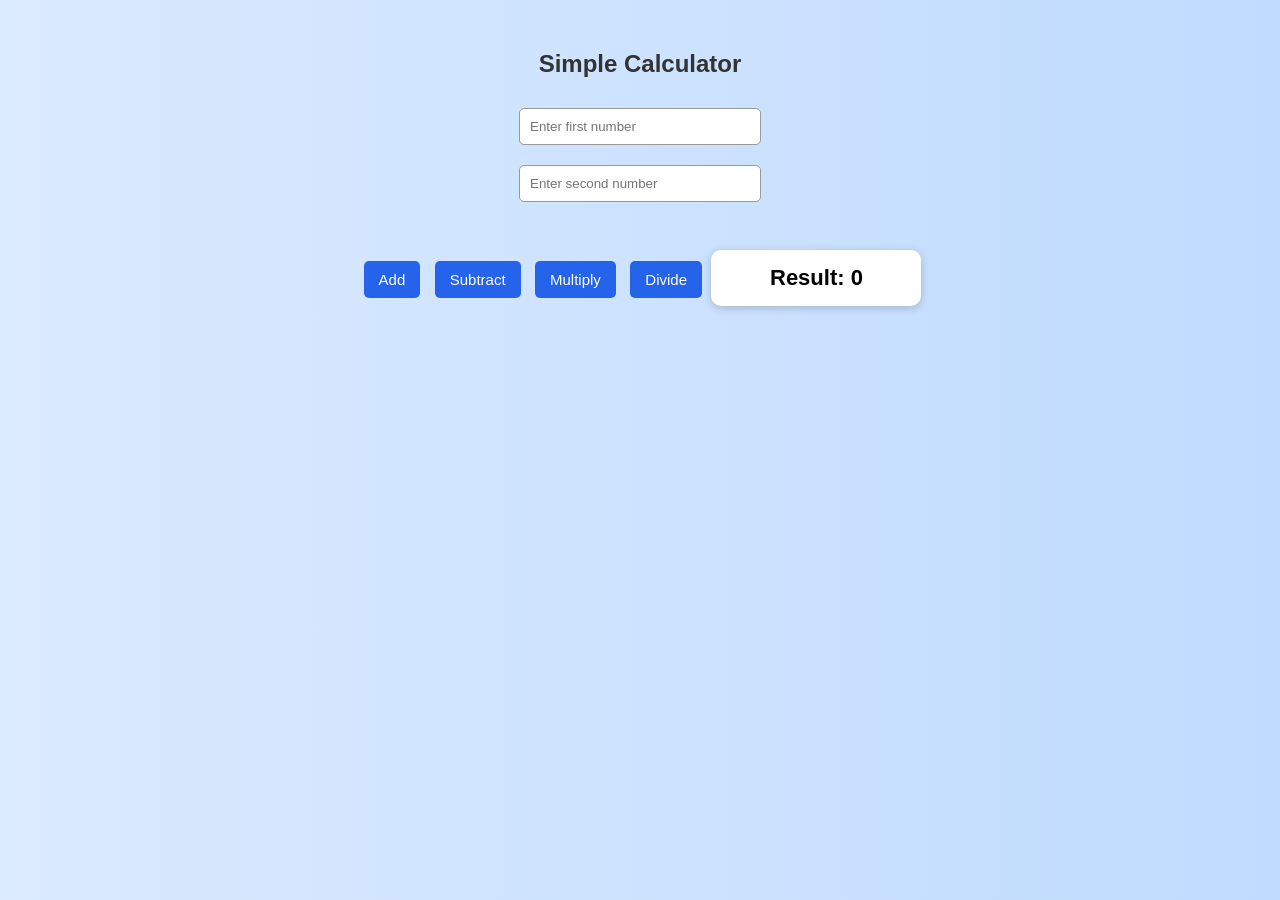
<file: Calculator/index.html>
<!DOCTYPE html>
<html lang="en">
<head>
  <meta charset="UTF-8">
  <meta name="viewport" content="width=device-width, initial-scale=1.0">
  <title>Simple Calculator</title>

  <link rel="stylesheet" href="style.css">
</head>

<body>

  <h2>Simple Calculator</h2>

  <input type="number" id="num1" placeholder="Enter first number">
  <br>

  <input type="number" id="num2" placeholder="Enter second number">
  <br><br>

  <button onclick="calculate('+')">Add</button>
  <button onclick="calculate('-')">Subtract</button>
  <button onclick="calculate('*')">Multiply</button>
  <button onclick="calculate('/')">Divide</button>

  <div id="resultBox">
    Result: <span id="result">0</span>
  </div>

  <script src="script.js"></script>

</body>
</html>
</file>
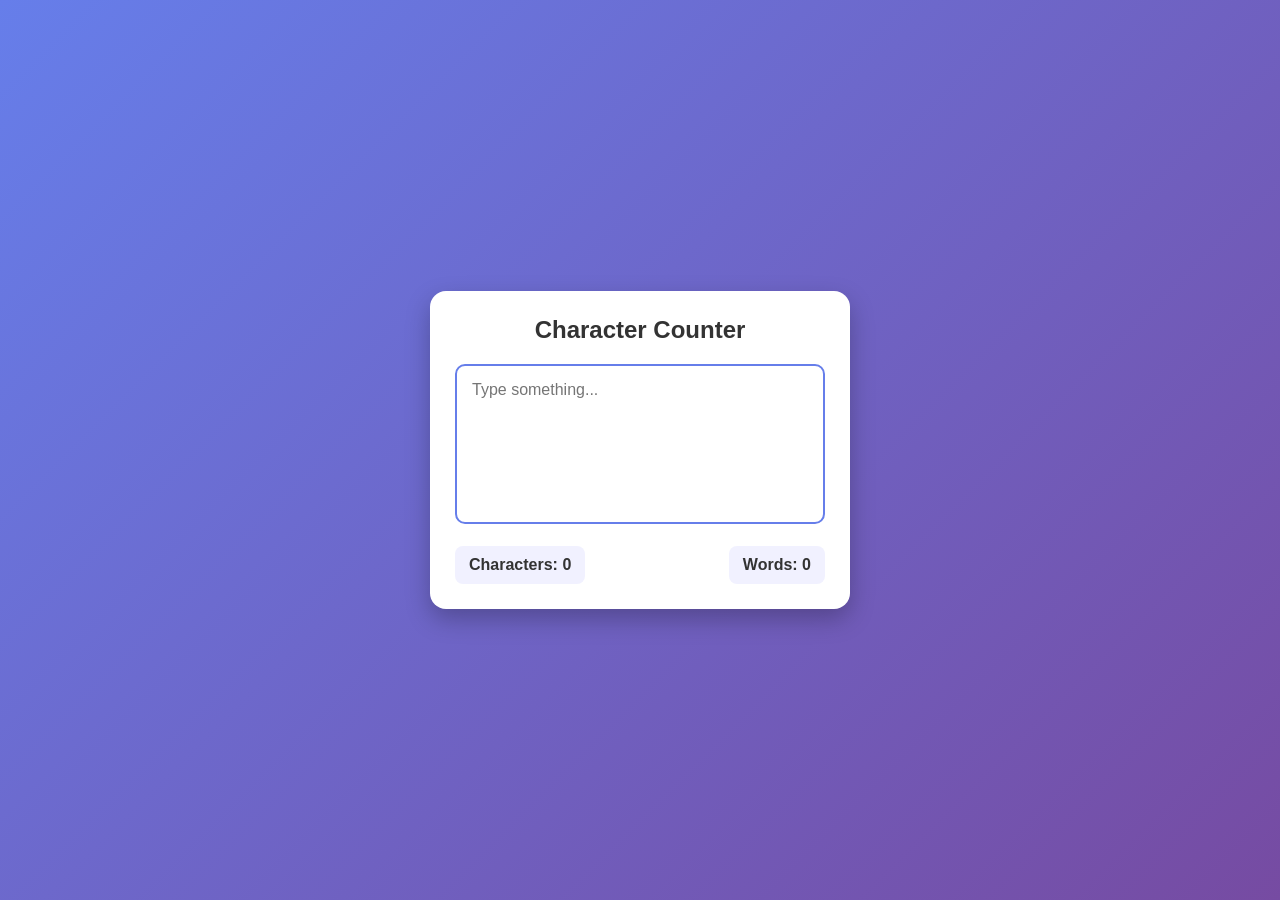
<file: Character-Counter/index.html>
<!DOCTYPE html>
<html lang="en">
<head>
    <meta charset="UTF-8">
    <meta name="viewport" content="width=device-width, initial-scale=1.0">
    <title>Character Counter</title>
    <link rel="stylesheet" href="style.css">
</head>
<body>

    <div class="container">
        <h2>Character Counter</h2>

        <textarea id="textInput" placeholder="Type something..."></textarea>

        <div class="count-box">
            <p>Characters: <span id="charCount">0</span></p>
            <p>Words: <span id="wordCount">0</span></p>
        </div>
    </div>

    <script src="script.js"></script>
</body>
</html>
</file>
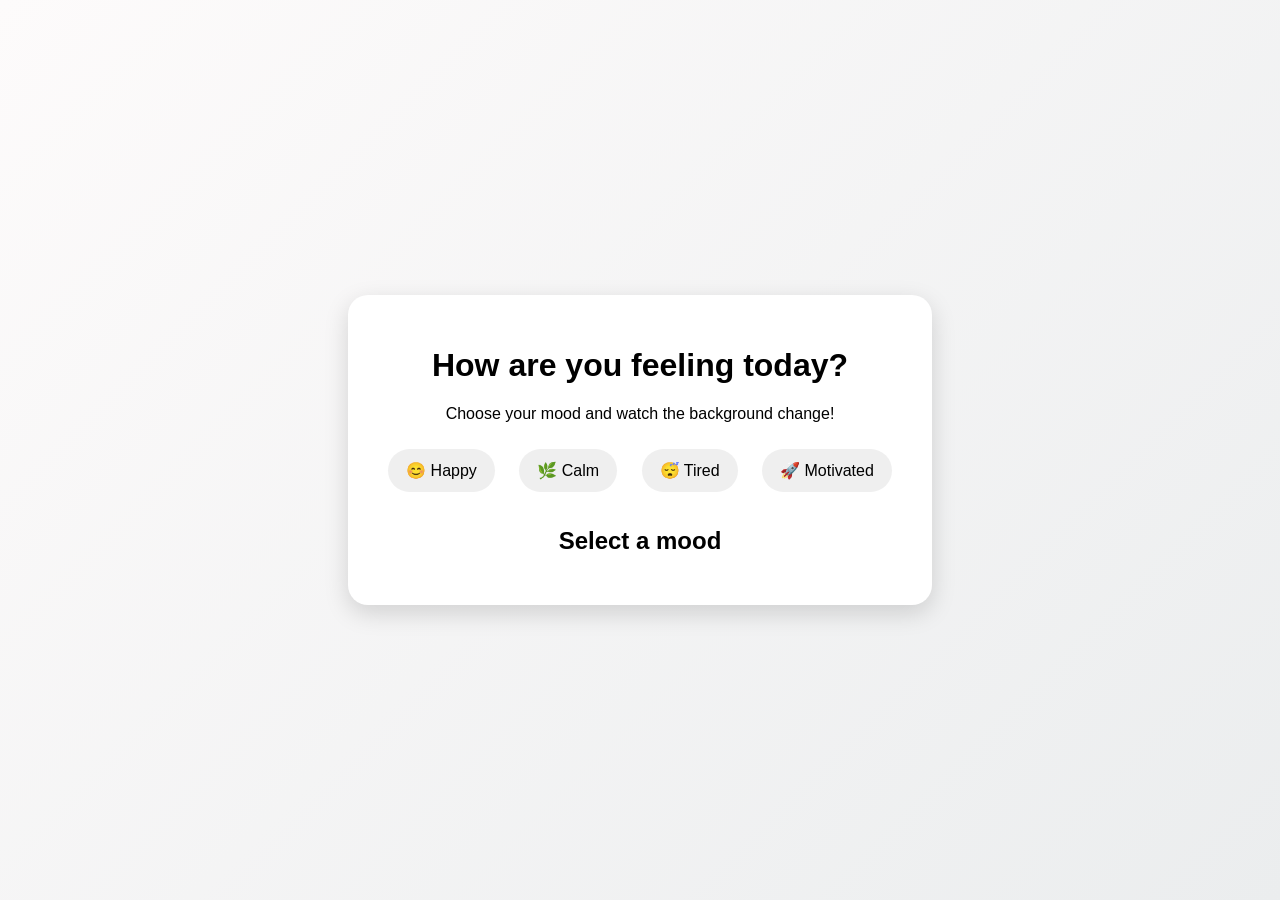
<file: color-by-mood/index.html>
<!DOCTYPE html>
<html>
<head>
  <title>Mood Background Changer</title>
  <link rel="stylesheet" href="style.css">
</head>
<body>

  <div class="card">
    <h1>How are you feeling today?</h1>
    <p>Choose your mood and watch the background change!</p>

    <button onclick="changeMood('happy')">😊 Happy</button>
    <button onclick="changeMood('calm')">🌿 Calm</button>
    <button onclick="changeMood('tired')">😴 Tired</button>
    <button onclick="changeMood('motivated')">🚀 Motivated</button>

    <h2 id="message">Select a mood</h2>
  </div>

  <script src="script.js"></script>
</body>
</html>
</file>
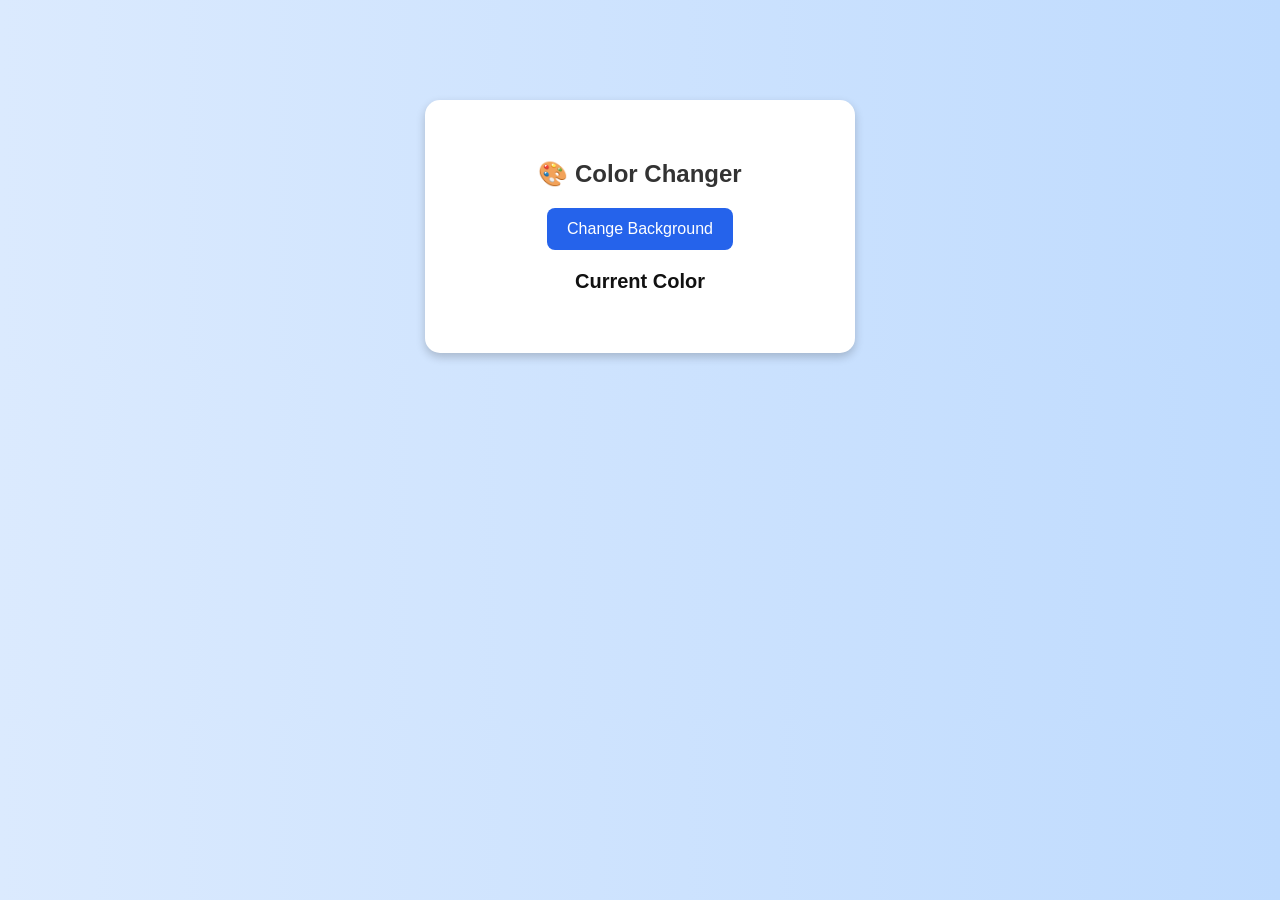
<file: color-changer/index.html>
<!DOCTYPE html>
<html>

<head>
  <title>Color Changer</title>

  <style>
    body {
      font-family: Arial, sans-serif;
      text-align: center;
      margin-top: 100px;
      transition: background 0.5s ease;
      background: linear-gradient(to right, #dbeafe, #bfdbfe);
    }

    .container {
      background-color: white;
      width: 350px;
      margin: auto;
      padding: 40px;
      border-radius: 15px;
      box-shadow: 0 4px 10px rgba(0,0,0,0.2);
    }

    h2 {
      color: #333;
      margin-bottom: 20px;
    }

    button {
      padding: 12px 20px;
      border: none;
      border-radius: 8px;
      background-color: #2563eb;
      color: white;
      font-size: 16px;
      cursor: pointer;
      transition: 0.3s;
    }

    button:hover {
      background-color: #1d4ed8;
      transform: scale(1.05);
    }

    #colorName {
      margin-top: 20px;
      font-size: 20px;
      font-weight: bold;
      color: #111;
    }
  </style>
</head>

<body>

  <div class="container">

    <h2>🎨 Color Changer</h2>

    <button onclick="changeColor()">
      Change Background
    </button>

    <p id="colorName">Current Color</p>

  </div>

  <script>

    const colors = [
      "#FFB6C1",
      "#FFD700",
      "#90EE90",
      "#87CEFA",
      "#DDA0DD",
      "#FFA07A",
      "#20B2AA"
    ];

    function changeColor() {

      let randomColor =
        colors[Math.floor(Math.random() * colors.length)];

      document.body.style.background = randomColor;

      document.getElementById("colorName").innerText =
        "Current Color: " + randomColor;
    }

  </script>

</body>

</html>
</file>
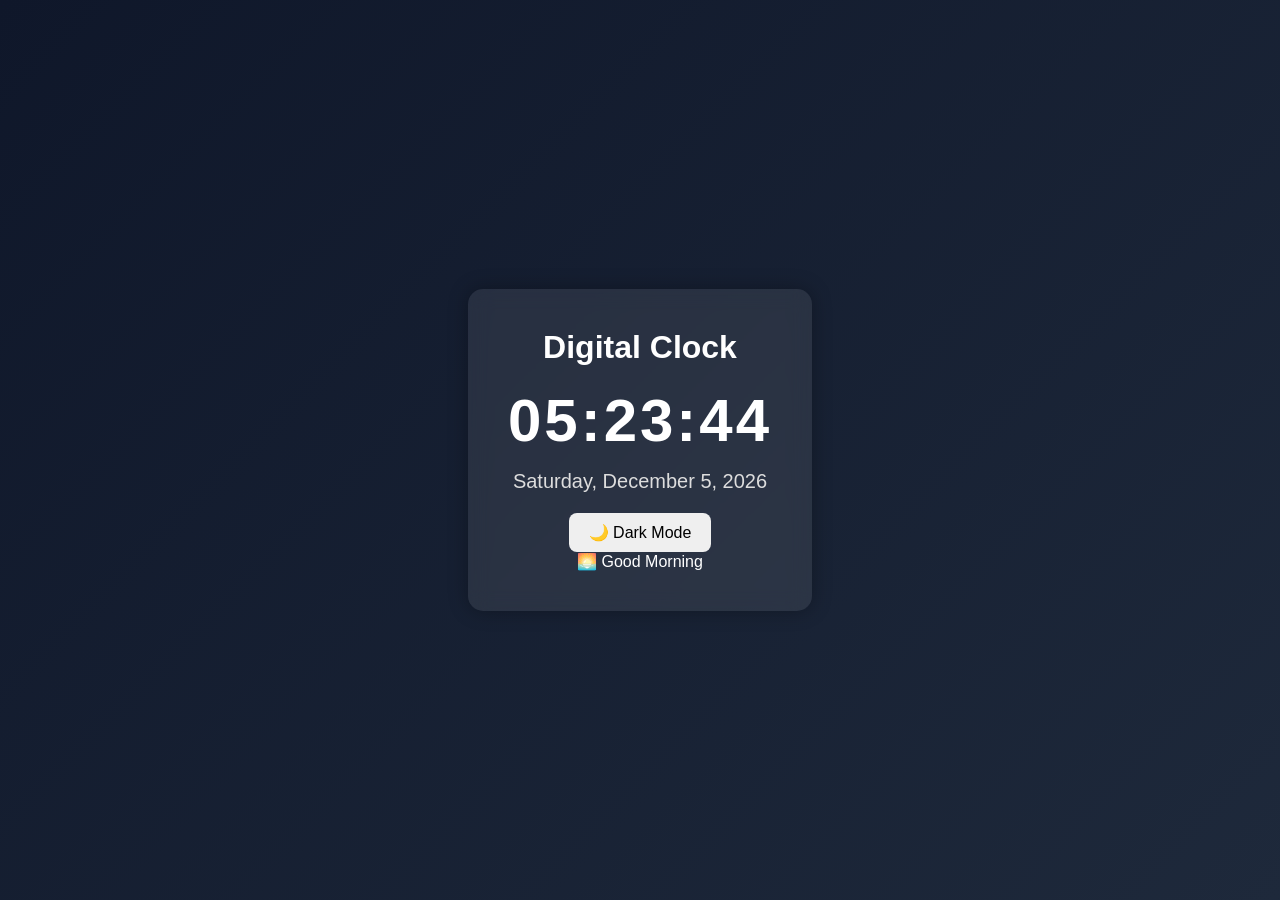
<file: Digital-clock/index.html>
<!DOCTYPE html>
<html lang="en">
<head>
    <meta charset="UTF-8">
    <meta name="viewport" content="width=device-width, initial-scale=1.0">
    <title>Digital Clock</title>
    <link rel="stylesheet" href="style.css">
</head>
<body>

    <div class="clock-container">
        <h1>Digital Clock</h1>
        <div id="clock">00:00:00</div>
        <p id="date"></p>
        <button id="themeBtn">🌙 Dark Mode</button>
        <p id="greeting"></p>
    </div>

    <script src="script.js"></script>

</body>
</html>
</file>
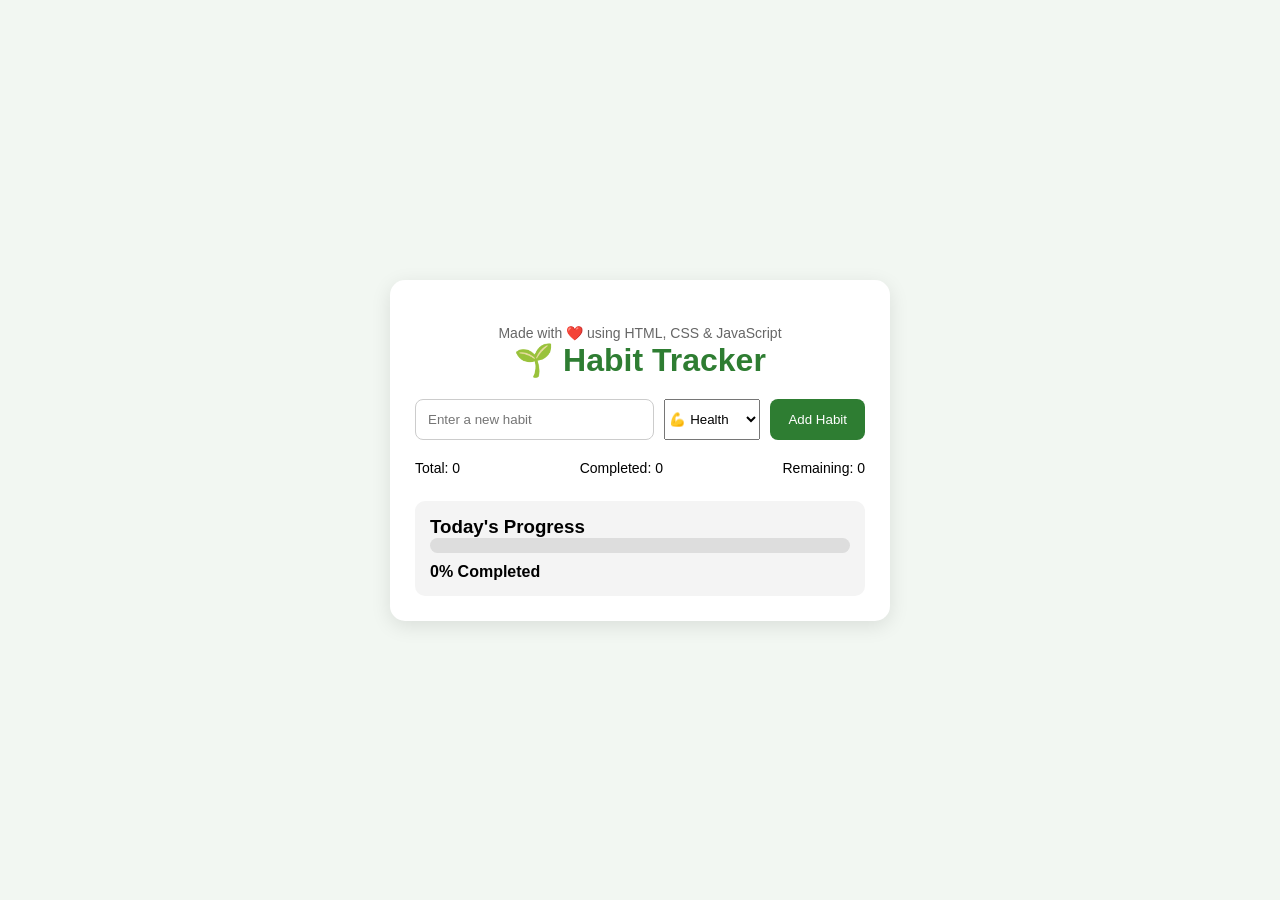
<file: Habit-Tracker/index.html>
<!DOCTYPE html>
<html lang="en">
<head>
    <meta charset="UTF-8">
    <meta name="viewport" content="width=device-width, initial-scale=1.0">
    <title>Habit Tracker</title>
    <link rel="stylesheet" href="style.css">
</head>
<body>

<div class="container">

    <footer class="footer">
    Made with ❤️ using HTML, CSS & JavaScript
    </footer>

    <h1>🌱 Habit Tracker</h1>

    <div class="input-box">
        <input type="text" id="habitInput" placeholder="Enter a new habit">

<select id="categoryInput">
    <option value="Health">💪 Health</option>
    <option value="Learning">📚 Learning</option>
    <option value="Career">💼 Career</option>
    <option value="Personal">🧘 Personal</option>
</select>


<button id="addBtn">Add Habit</button>
    </div>
    

    <div class="stats">
        <p>Total: <span id="total">0</span></p>
        <p>Completed: <span id="completed">0</span></p>
        <p>Remaining: <span id="remaining">0</span></p>
        
    </div>
    <div class="progress-container">
    <h3>Today's Progress</h3>
    <div class="progress-bar">
        <div id="progress"></div>
    </div>
    <p id="progress-text">0% Completed</p>
</div>

    <ul id="habitList"></ul>

</div>

<script src="script.js"></script>
</body>
</html>
</file>
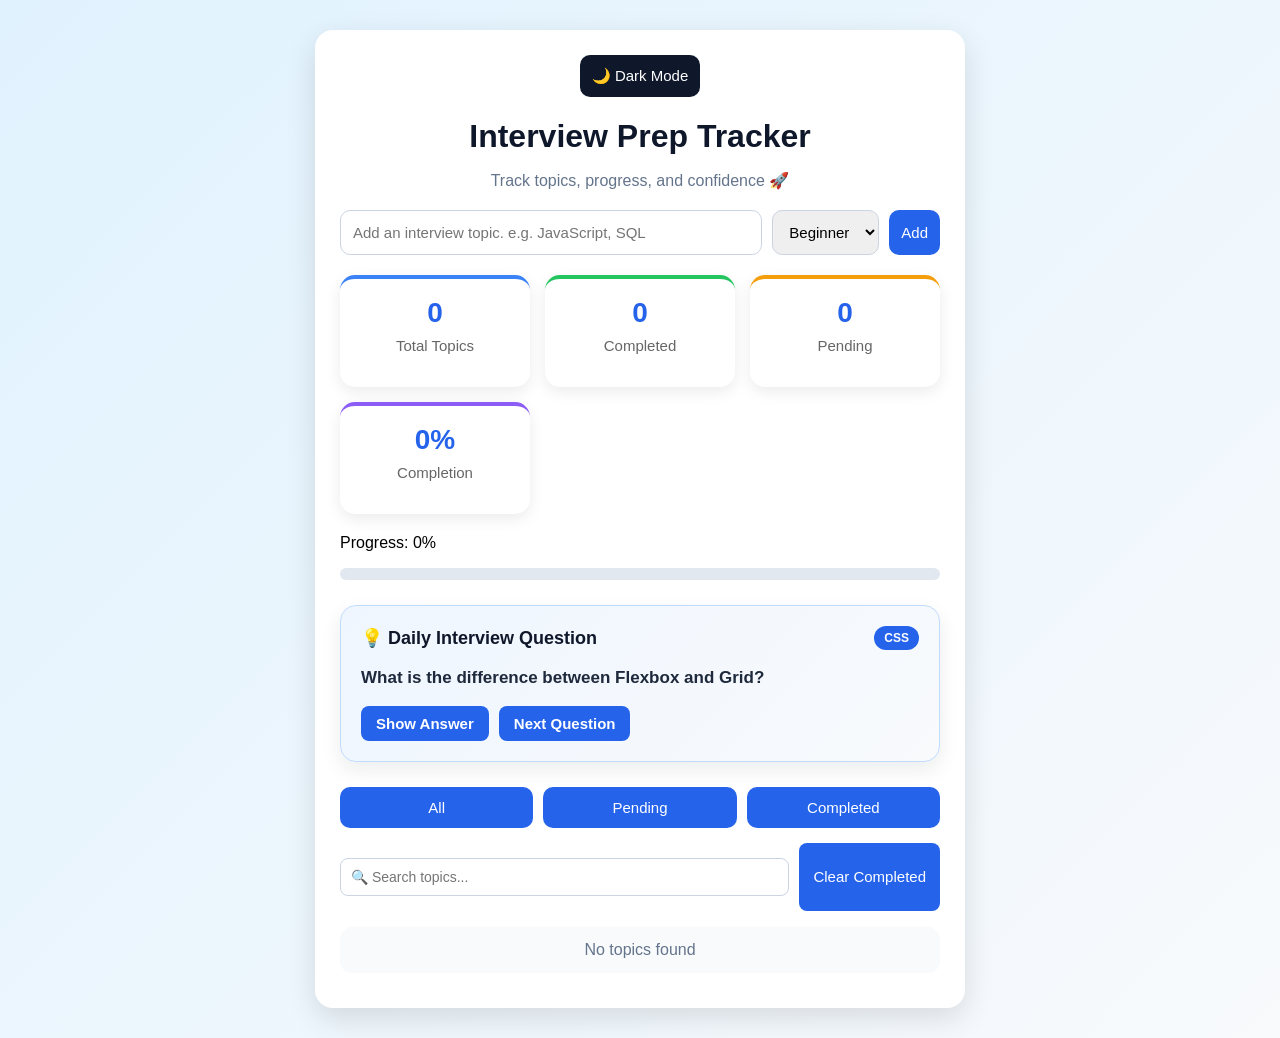
<file: Interview-Prep-Tracker/index.html>
<!DOCTYPE html>
<html lang="en">
<head>
  <meta charset="UTF-8" />
  <meta name="viewport" content="width=device-width, initial-scale=1.0" />
  <title>Interview Prep Tracker</title>
  <link rel="stylesheet" href="style.css" />
</head>

<body>
  <div class="container">
    <button class="theme-btn" onclick="toggleDarkMode()">
      🌙 Dark Mode
    </button>

    <h1>Interview Prep Tracker</h1>
    <p class="subtitle">Track topics, progress, and confidence 🚀</p>

    <div class="input-box">
      <input
        type="text"
        id="topicInput"
        placeholder="Add an interview topic. e.g. JavaScript, SQL"
      />

      <select id="levelInput">
        <option value="Beginner">Beginner</option>
        <option value="Medium">Medium</option>
        <option value="Strong">Strong</option>
      </select>

      <button onclick="addTopic()">Add</button>
    </div>

    <div class="stats-container">
      <div class="stat-card">
        <h3 id="totalTopics">0</h3>
        <p>Total Topics</p>
      </div>

      <div class="stat-card">
        <h3 id="completedTopics">0</h3>
        <p>Completed</p>
      </div>

      <div class="stat-card">
        <h3 id="pendingTopics">0</h3>
        <p>Pending</p>
      </div>

      <div class="stat-card">
        <h3 id="completionRate">0%</h3>
        <p>Completion</p>
      </div>
    </div>

    <div class="progress-box">
      <p id="progressText">Progress: 0%</p>

      <div class="progress-bar">
        <div id="progressFill"></div>
      </div>
    </div>

    <section class="question-card">
      <div class="question-header">
        <span>💡 Daily Interview Question</span>
        <span id="questionCategory" class="question-category"></span>
      </div>

      <p id="dailyQuestion" class="daily-question"></p>

      <div id="dailyAnswer" class="daily-answer hidden"></div>

      <div class="question-buttons">
        <button id="showAnswerBtn" onclick="toggleAnswer()">
          Show Answer
        </button>

        <button onclick="showNextQuestion()">
          Next Question
        </button>
      </div>
    </section>

    <div class="filters">
      <button onclick="filterTopics('all')">All</button>
      <button onclick="filterTopics('pending')">Pending</button>
      <button onclick="filterTopics('completed')">Completed</button>
    </div>

    <div class="search-section">
      <input
        type="text"
        id="searchInput"
        placeholder="🔍 Search topics..."
        oninput="displayTopics()"
      />

      <button
        id="clearCompletedBtn"
        onclick="clearCompletedTopics()"
      >
        Clear Completed
      </button>
    </div>

    <ul id="topicList"></ul>
  </div>

  <script src="script.js"></script>
</body>
</html>
</file>
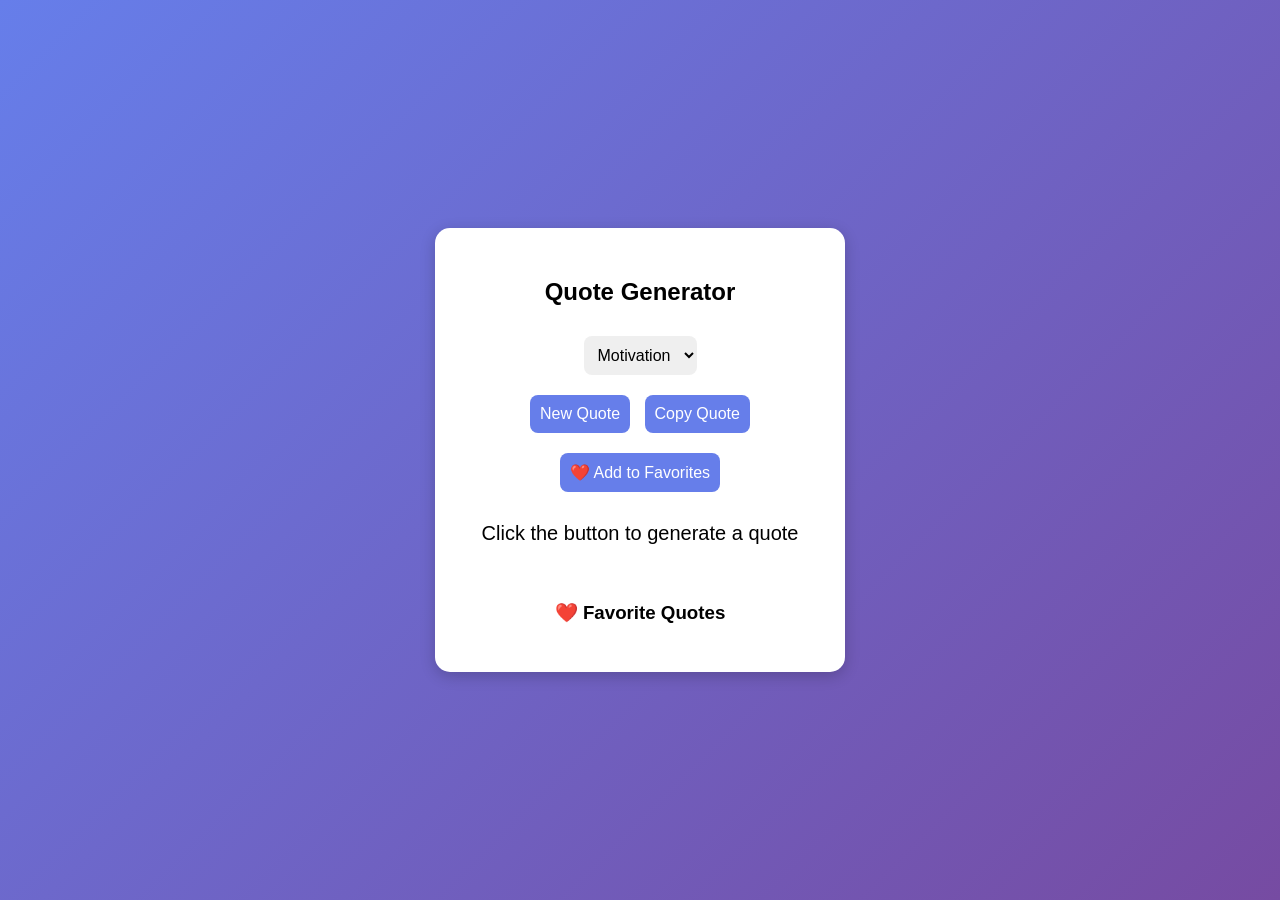
<file: Quote-Generator/index.html>
<!DOCTYPE html>
<html lang="en">
<head>
  <meta charset="UTF-8">
  <meta name="viewport" content="width=device-width, initial-scale=1.0">
  <title>Quote Generator</title>

  <style>
    body{
      margin:0;
      height:100vh;
      display:flex;
      justify-content:center;
      align-items:center;
      font-family:Arial, sans-serif;
      background:linear-gradient(135deg,#667eea,#764ba2);
    }

    .container{
      background:white;
      padding:30px;
      border-radius:15px;
      width:350px;
      text-align:center;
      box-shadow:0 4px 15px rgba(0,0,0,0.2);
    }

    h2{
      margin-bottom:20px;
    }

    #quote{
      font-size:20px;
      margin:20px 0;
      min-height:60px;
    }

    select, button{
      padding:10px;
      margin:10px 5px;
      border:none;
      border-radius:8px;
      font-size:16px;
    }

    button{
      background:#667eea;
      color:white;
      cursor:pointer;
    }

    button:hover{
      background:#5a67d8;
    }
    .fade {
  animation: fadeIn 0.5s ease;
}

@keyframes fadeIn {
  from {
    opacity: 0;
    transform: translateY(5px);
  }

  to {
    opacity: 1;
    transform: translateY(0);
  }
}
  </style>
</head>

<body>

  <div class="container">

  <h2>Quote Generator</h2>

  <select id="category">
    <option value="motivation">Motivation</option>
    <option value="success">Success</option>
    <option value="coding">Coding</option>
    <option value="life">Life</option>
    <option value="funny">Funny</option>
  </select>

  <br>

  <button onclick="generateQuote()">New Quote</button>
  <button onclick="copyQuote()">Copy Quote</button>
  <button onclick="addToFavorites()">❤️ Add to Favorites</button>

  <p id="quote">Click the button to generate a quote</p>

  <div class="favorites-section">
    <h3>❤️ Favorite Quotes</h3>
    <ul id="favoritesList"></ul>
  </div>

</div>

  <script>

    const quotes = {
      motivation: [
        "Believe in yourself",
        "Keep going",
        "You can do it",
        "You are the Best",
        "dream big,work hard",
        "You are Consistant"
      ],

      success: [
        "Success is coming",
        "Stay consistent",
        "Dream big",
        "If you can dream it, You can Make it",
        "If  others can do it, Why cant you!",
        "Your Life,Your Rules",
        "Having small Dreams is Crime"
      ],

      coding: [
        "Code. Debug. Repeat.",
        "Practice makes perfect",
        "Every bug teaches something",
        "I love Coding",
        "Coffee + Code = Developer",
        "Programming is 10% coding and 90% fixing bugs.",
        "Life is short. Use semicolons wisely."
      ],
      life: [
     "Enjoy the little things in life.",
     "Life becomes better when you stop overthinking.",
     "Every day is a new beginning.",
     "Be happy with what you have.",
      "Life is short, make it meaningful."
      ],

     funny: [
     "I need six months of vacation, twice a year.",
     "My bed and I are perfect for each other.",
     "I am not lazy, I am on energy-saving mode.",
     "Life is short. Smile while you still have teeth.",
     "Coding works until someone watches."
     ]
    };

    function generateQuote(){

      let category =
      document.getElementById("category").value;

      let selectedQuotes = quotes[category];

      let random =
      Math.floor(Math.random() * selectedQuotes.length);

      document.getElementById("quote").innerText =
      selectedQuotes[random];
    }
    function copyQuote() {
    let quote = document.getElementById("quote").innerText;

    navigator.clipboard.writeText(quote);

    alert("Quote copied!");
    }
  </script>

</body>
</html>
</file>
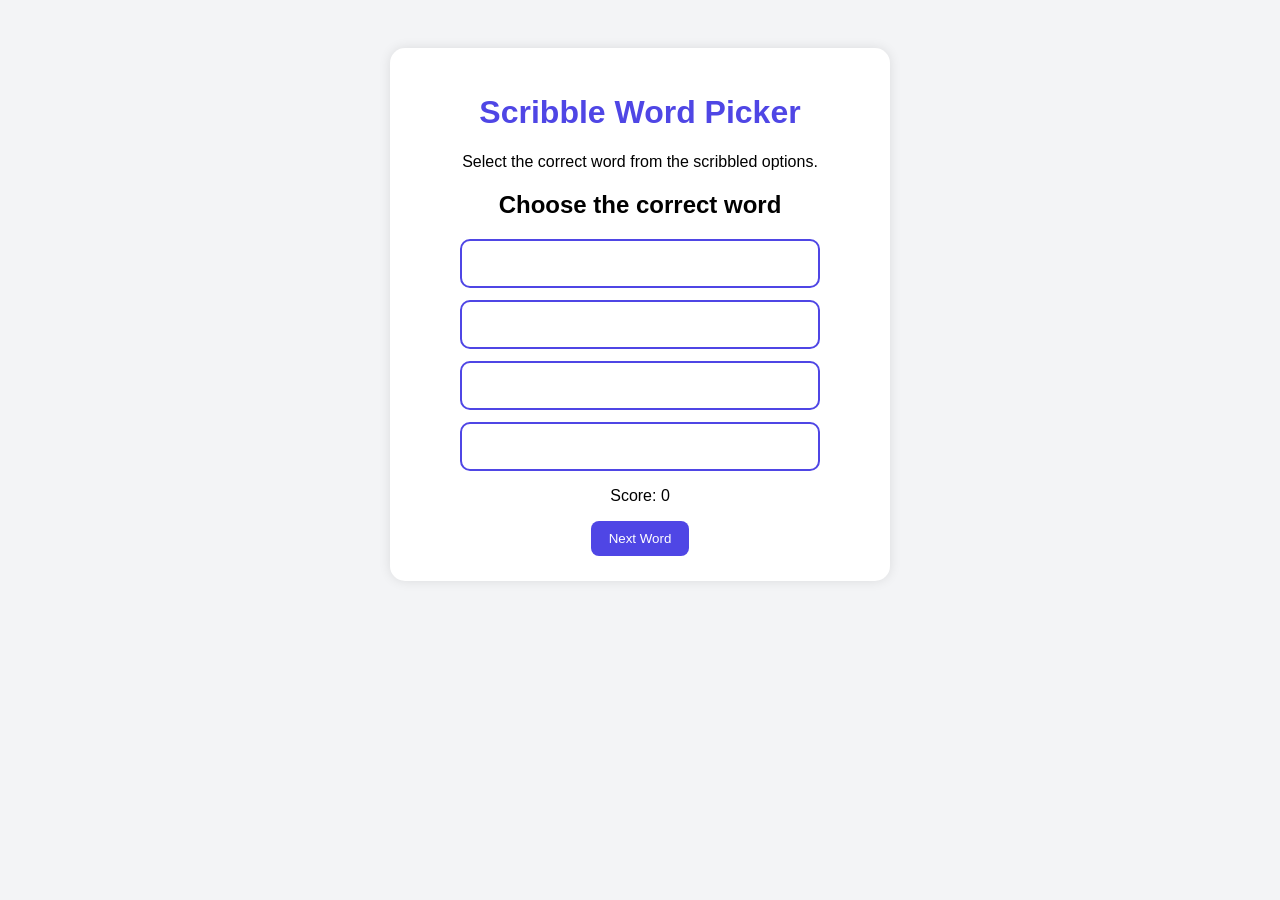
<file: scribble-word-picker/index.html>
<!DOCTYPE html>
<html>
<head>
  <title>Scribble Word Picker</title>
  <link rel="stylesheet" href="style.css">
</head>
<body>

  <div class="game-box">
    <h1>Scribble Word Picker</h1>
    <p>Select the correct word from the scribbled options.</p>

    <h2 id="question">Choose the correct word</h2>

    <div id="options"></div>

    <p id="message"></p>
    <p>Score: <span id="score">0</span></p>

    <button onclick="nextQuestion()">Next Word</button>
  </div>

  <script src="script.js"></script>
</body>
</html>
</file>
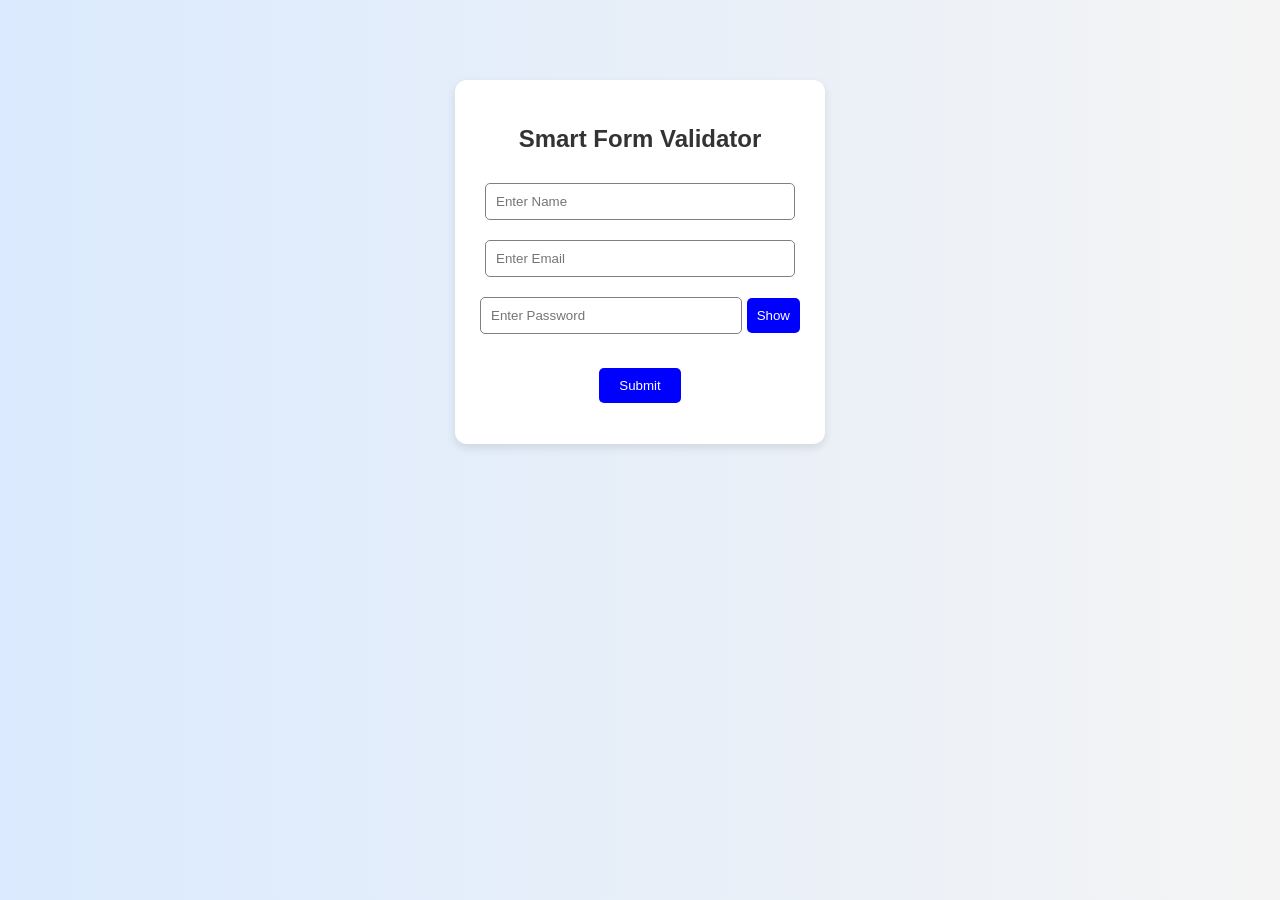
<file: Smart-form-validator/index.html>
<!DOCTYPE html>
<html lang="en">
<head>
  <meta charset="UTF-8">
  <meta name="viewport" content="width=device-width, initial-scale=1.0">
  <title>Smart Form Validator</title>
  <link rel="stylesheet" href="style.css">
</head>
<body>
  <div class="container">
    <h2>Smart Form Validator</h2>

    <form id="form">
      <input type="text" id="name" placeholder="Enter Name">
      <small class="error"></small>

      <input type="email" id="email" placeholder="Enter Email">
      <small class="error"></small>

      <div class="password-box">
        <input type="password" id="password" placeholder="Enter Password">
        <button type="button" onclick="togglePassword()">Show</button>
      </div>

      <small class="error"></small>
      <p id="passwordStrength"></p>

      <button type="submit">Submit</button>
      <p id="successMsg"></p>
    </form>
  </div>

  <script src="script.js"></script>
</body>
</html>
</file>
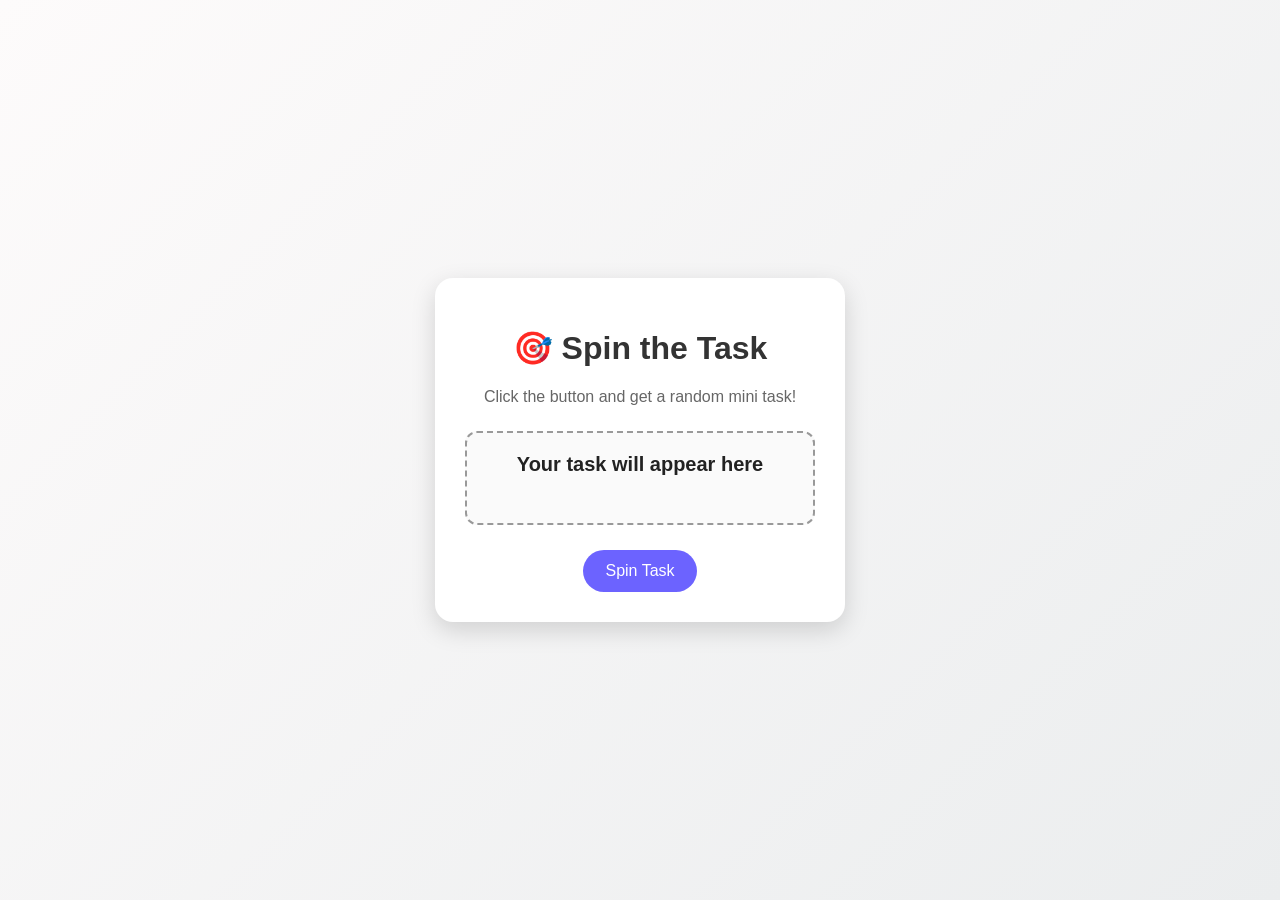
<file: spin-the-task/index.html>
<!DOCTYPE html>
<html>
<head>
  <title>Spin the Task</title>
  <link rel="stylesheet" href="style.css">
</head>
<body>

  <div class="container">
    <h1>🎯 Spin the Task</h1>
    <p>Click the button and get a random mini task!</p>

    <div id="taskBox">Your task will appear here</div>

    <button onclick="spinTask()">Spin Task</button>
  </div>

  <script src="script.js"></script>
</body>
</html>
</file>
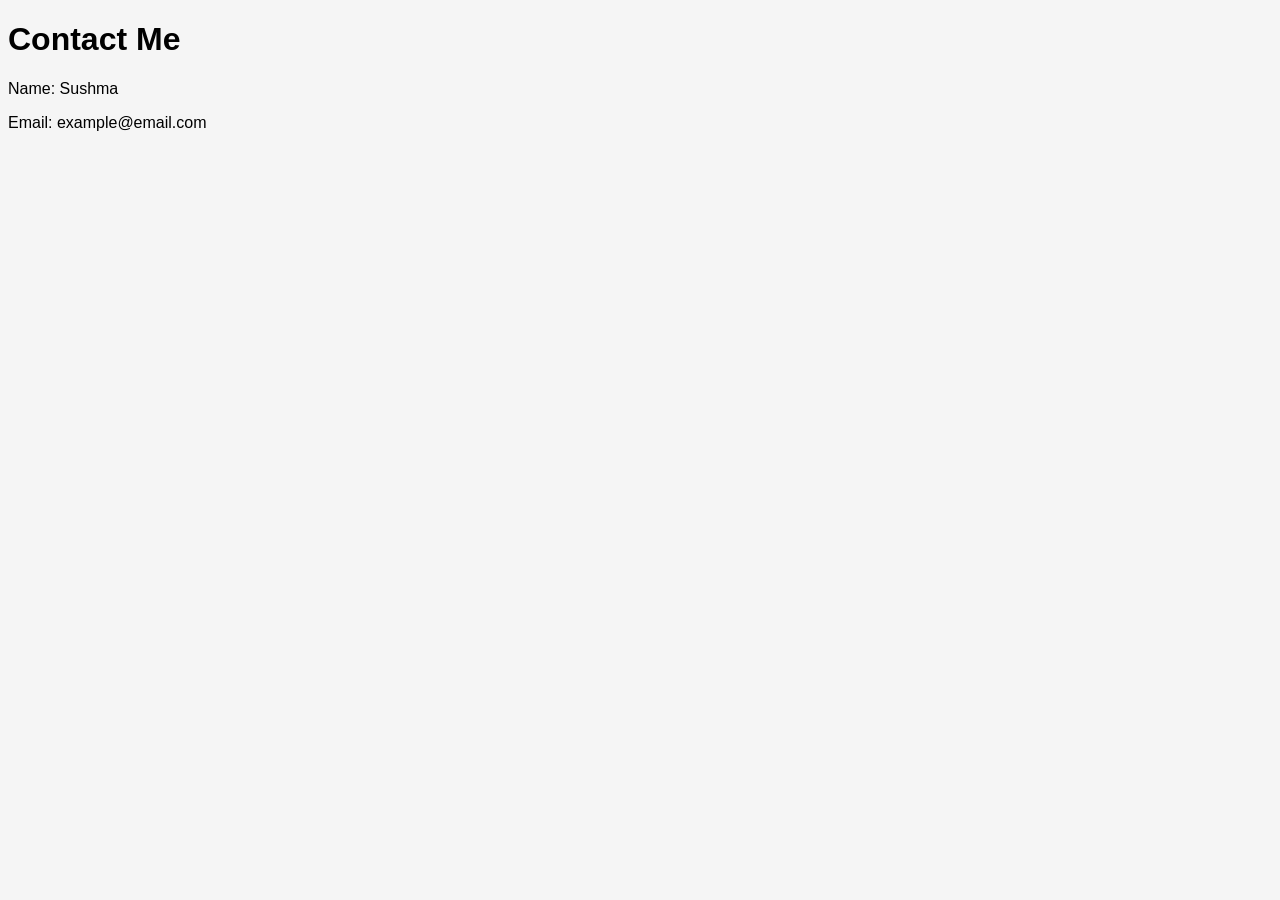
<file: Smart-form-validator/contact.html>
<!DOCTYPE html>
<html>
<head>
  <title>Contact</title>
  </head>
<body style="font-family: Arial; background-color: #f5f5f5;">
  <h1>Contact Me</h1>
  <p>Name: Sushma</p>
  <p>Email: example@email.com</p>
</body>
</html>
</file>
<file: Calculator/style.css>
body {
  font-family: Arial, sans-serif;
  text-align: center;
  margin-top: 50px;
  background: linear-gradient(to right, #dbeafe, #bfdbfe);
}

h2 {
  color: #333;
}

input {
  padding: 10px;
  margin: 10px;
  width: 220px;
  border-radius: 5px;
  border: 1px solid #999;
}

button {
  padding: 10px 15px;
  margin: 5px;
  cursor: pointer;
  border: none;
  border-radius: 5px;
  background-color: #2563eb;
  color: white;
  font-size: 15px;
}

button:hover {
  background-color: #1d4ed8;
}

#resultBox {
  margin-top: 20px;
  font-size: 22px;
  font-weight: bold;
  border-radius: 10px;
  background-color: white;
  display: inline-block;
  padding: 15px 30px;
  min-width: 150px;
  box-shadow: 0 2px 8px rgba(0, 0, 0, 0.2);
}
</file>
<file: Character-Counter/style.css>
* {
  margin: 0;
  padding: 0;
  box-sizing: border-box;
  font-family: "Segoe UI", Arial, sans-serif;
}

body {
  min-height: 100vh;
  background: linear-gradient(135deg, #667eea, #764ba2);
  display: flex;
  justify-content: center;
  align-items: center;
}

.container {
  width: 420px;
  background: #ffffff;
  padding: 25px;
  border-radius: 16px;
  box-shadow: 0 10px 25px rgba(0,0,0,0.25);
}

h2 {
  text-align: center;
  margin-bottom: 20px;
  color: #333;
}

textarea {
  width: 100%;
  height: 160px;
  padding: 15px;
  border: 2px solid #667eea;
  border-radius: 10px;
  resize: none;
  font-size: 16px;
  outline: none;
}

textarea:focus {
  border-color: #764ba2;
}

.count-box {
  display: flex;
  justify-content: space-between;
  margin-top: 18px;
  font-weight: bold;
  color: #333;
}

.count-box p {
  background: #f1f1ff;
  padding: 10px 14px;
  border-radius: 8px;
}
</file>
<file: color-by-mood/style.css>
body {
  margin: 0;
  height: 100vh;
  font-family: Arial, sans-serif;
  background: linear-gradient(135deg, #fdfbfb, #ebedee);
  display: flex;
  justify-content: center;
  align-items: center;
  transition: background 0.6s ease;
}

.card {
  background: white;
  padding: 30px;
  border-radius: 20px;
  text-align: center;
  box-shadow: 0 8px 25px rgba(0, 0, 0, 0.15);
}

button {
  margin: 10px;
  padding: 12px 18px;
  border: none;
  border-radius: 25px;
  cursor: pointer;
  font-size: 16px;
}

button:hover {
  transform: scale(1.05);
}

h2 {
  margin-top: 25px;
}
</file>
<file: Digital-clock/style.css>
*{
    margin:0;
    padding:0;
    box-sizing:border-box;
    font-family:Arial, Helvetica, sans-serif;
}

body{
    height:100vh;
    display:flex;
    justify-content:center;
    align-items:center;
    background:linear-gradient(135deg,#0f172a,#1e293b);
}

.clock-container{
    text-align:center;
    background:#ffffff15;
    backdrop-filter:blur(10px);
    padding:40px;
    border-radius:15px;
    color:white;
    box-shadow:0 0 20px rgba(0,0,0,.3);
}

h1{
    margin-bottom:20px;
}

#clock{
    font-size:60px;
    font-weight:bold;
    letter-spacing:3px;
    margin-bottom:15px;
}

#date{
    font-size:20px;
    color:#ddd;
}
button{
    margin-top:20px;
    padding:10px 20px;
    border:none;
    border-radius:8px;
    cursor:pointer;
    font-size:16px;
}

.light{
    background:#f5f5f5;
}

.light .clock-container{
    background:white;
    color:#222;
}

.light #date{
    color:#555;
}
</file>
<file: Habit-Tracker/style.css>
* {
    margin: 0;
    padding: 0;
    box-sizing: border-box;
    font-family: Arial, sans-serif;
}

body {
    min-height: 100vh;
    background: #f2f7f2;
    display: flex;
    justify-content: center;
    align-items: center;
}

.container {
    width: 90%;
    max-width: 500px;
    background: white;
    padding: 25px;
    border-radius: 15px;
    box-shadow: 0 5px 20px rgba(0,0,0,0.1);
}

h1 {
    text-align: center;
    margin-bottom: 20px;
    color: #2e7d32;
}

.input-box {
    display: flex;
    gap: 10px;
}

.input-box input {
    flex: 1;
    padding: 12px;
    border: 1px solid #ccc;
    border-radius: 8px;
    outline: none;
}

button {
    padding: 12px 18px;
    background: #2e7d32;
    color: white;
    border: none;
    border-radius: 8px;
    cursor: pointer;
}

button:hover {
    background: #1b5e20;
}

.stats {
    display: flex;
    justify-content: space-between;
    margin: 20px 0;
    font-size: 14px;
}

.progress-container {
    margin-top: 25px;
    padding: 15px;
    background: #f4f4f4;
    border-radius: 10px;
}

.progress-bar {
    width: 100%;
    height: 15px;
    background: #ddd;
    border-radius: 10px;
    overflow: hidden;
}

#progress {
    height: 100%;
    width: 0%;
    background: green;
    border-radius: 10px;
    transition: width 0.3s ease;
}

#progress-text {
    margin-top: 10px;
    font-weight: bold;
}

ul {
    list-style: none;
}

.habit {
    display: flex;
    justify-content: space-between;
    align-items: center;
    background: #f8f8f8;
    padding: 12px;
    margin-bottom: 10px;
    border-radius: 8px;
}

.habit.completed span {
    text-decoration: line-through;
    color: gray;
}

.actions button {
    padding: 6px 10px;
    margin-left: 5px;
    font-size: 12px;
}

.complete-btn {
    background: #4caf50;
}

.delete-btn {
    background: #e53935;
}

@media(max-width:500px) {

    .input-box {
        flex-direction: column;
    }

    .stats {
        flex-direction: column;
        gap: 8px;
    }
}
.habit small {
    display: block;
    font-size: 12px;
    margin-top: 5px;
}

.category {
    display: inline-block;
    padding: 4px 10px;
    border-radius: 20px;
    font-size: 12px;
    font-weight: bold;
    color: white;
    margin-top: 5px;
}

.health {
    background-color: #4CAF50;
}

.learning {
    background-color: #2196F3;
}

.career {
    background-color: #FF9800;
}

.personal {
    background-color: #9C27B0;
}
.category {
    display: inline-flex;
    align-items: center;
    justify-content: center;
    min-width: 90px;
    padding: 4px 10px;
    border-radius: 20px;
    font-size: 12px;
    font-weight: bold;
    color: white;
}
.footer {
    text-align: center;
    margin-top: 20px;
    font-size: 14px;
    color: #666;
}
.status {
    display: block;
    font-size: 12px;
    margin-top: 5px;
}
</file>
<file: Interview-Prep-Tracker/style.css>
* {
  box-sizing: border-box;
  font-family: Arial, sans-serif;
}

body {
  margin: 0;
  min-height: 100vh;
  padding: 30px 0;
  background: linear-gradient(135deg, #e0f2fe, #f8fafc);
  display: flex;
  justify-content: center;
  align-items: flex-start;
}

.container {
  width: 90%;
  max-width: 650px;
  background: white;
  padding: 25px;
  border-radius: 18px;
  box-shadow: 0 10px 30px rgba(0, 0, 0, 0.12);
}

h1 {
  text-align: center;
  margin-bottom: 5px;
  color: #0f172a;
}

.subtitle {
  text-align: center;
  color: #64748b;
  margin-bottom: 20px;
}

.input-box {
  display: flex;
  gap: 10px;
  margin-bottom: 15px;
}

input,
select,
button {
  padding: 12px;
  border-radius: 10px;
  border: 1px solid #cbd5e1;
  font-size: 15px;
}

input {
  flex: 1;
}

button {
  background: #2563eb;
  color: white;
  border: none;
  cursor: pointer;
  transition: 0.2s;
}

button {
  transition: all 0.2s ease;
}

button:hover {
  background: #1d4ed8;
  transform: translateY(-2px);
}

.theme-btn {
  display: block;
  margin: 0 auto 15px;
  background: #0f172a;
}

.theme-btn:hover {
  background: #1e293b;
}

.stats {
  display: grid;
  grid-template-columns: repeat(3, 1fr);
  gap: 10px;
  margin: 20px 0;
}

.card {
  background: #f1f5f9;
  padding: 15px;
  border-radius: 12px;
  text-align: center;
}

.card h2 {
  margin: 0;
  color: #2563eb;
}

.card p {
  margin: 5px 0 0;
  color: #64748b;
  font-size: 14px;
}

.progress-box {
  margin: 15px 0;
}

.progress-bar {
  height: 12px;
  background: #e2e8f0;
  border-radius: 20px;
  overflow: hidden;
}

#progressFill {
  height: 100%;
  width: 0%;
  background: #22c55e;
  transition: width 0.3s;
}

.filters {
  display: flex;
  gap: 10px;
  margin: 15px 0;
}

.filters button {
  flex: 1;
}

#searchInput {
  display: block;
  width: 100%;
  margin: 15px 0;
}

ul {
  list-style: none;
  padding: 0;
  margin-bottom: 0;
}

li {
  background: #f8fafc;
  margin-bottom: 10px;
  padding: 14px;
  border-radius: 12px;
  display: flex;
  justify-content: space-between;
  align-items: center;
}

.topic-info {
  display: flex;
  flex-direction: column;
  gap: 4px;
}

.topic-name {
  font-weight: bold;
  color: #0f172a;
}

.level {
  font-size: 13px;
  color: #475569;
}

.done {
  text-decoration: line-through;
  color: #94a3b8;
}

.actions {
  display: flex;
}

.actions button {
  margin-left: 5px;
  padding: 8px 10px;
  font-size: 13px;
}

.delete {
  background: #ef4444;
}

.delete:hover {
  background: #dc2626;
}

.empty-message {
  justify-content: center;
  color: #64748b;
  text-align: center;
}

/* Dark mode */

body.dark {
  background: linear-gradient(135deg, #020617, #111827);
}

body.dark .container {
  background: #0f172a;
  color: white;
}

body.dark h1,
body.dark .topic-name {
  color: #f8fafc;
}

body.dark .subtitle,
body.dark .level,
body.dark .card p,
body.dark .empty-message {
  color: #cbd5e1;
}

body.dark .card,
body.dark li {
  background: #1e293b;
}

body.dark input,
body.dark select {
  background: #020617;
  color: white;
  border: 1px solid #334155;
}

body.dark input::placeholder {
  color: #94a3b8;
}

/* Mobile */

@media (max-width: 600px) {
  body {
    padding: 15px 0;
  }

  .container {
    padding: 18px;
  }

  .input-box {
    flex-direction: column;
  }

  .stats {
    grid-template-columns: 1fr;
  }

  li {
    flex-direction: column;
    align-items: flex-start;
    gap: 10px;
  }

  .actions {
    width: 100%;
  }

  .actions button {
    flex: 1;
    margin-left: 0;
    margin-right: 5px;
  }
}
.question-card {
  margin: 25px 0;
  padding: 20px;
  border-radius: 16px;
  background: linear-gradient(135deg, #eff6ff, #f8fafc);
  border: 1px solid #bfdbfe;
  box-shadow: 0 8px 20px rgba(15, 23, 42, 0.08);
}

.question-header {
  display: flex;
  justify-content: space-between;
  align-items: center;
  gap: 10px;
  margin-bottom: 15px;
  font-size: 18px;
  font-weight: bold;
  color: #0f172a;
}

.question-category {
  padding: 5px 10px;
  border-radius: 20px;
  background-color: #2563eb;
  color: white;
  font-size: 12px;
}

.daily-question {
  margin: 0 0 15px;
  color: #1e293b;
  font-size: 17px;
  font-weight: 600;
  line-height: 1.5;
}

.daily-answer {
  margin-bottom: 15px;
  padding: 14px;
  border-left: 4px solid #2563eb;
  border-radius: 8px;
  background-color: white;
  color: #475569;
  line-height: 1.6;
}

.hidden {
  display: none;
}

.question-buttons {
  display: flex;
  gap: 10px;
  flex-wrap: wrap;
}

.question-buttons button {
  padding: 9px 15px;
  border: none;
  border-radius: 8px;
  background-color: #2563eb;
  color: white;
  font-weight: 600;
  cursor: pointer;
  transition: transform 0.2s ease, opacity 0.2s ease;
}

.question-buttons button:hover {
  transform: translateY(-2px);
  opacity: 0.9;
}

@media (max-width: 500px) {
  .question-header {
    align-items: flex-start;
    flex-direction: column;
  }

  .question-buttons button {
    width: 100%;
  }
}
.stats-container{
    display:grid;
    grid-template-columns:repeat(auto-fit,minmax(140px,1fr));
    gap:15px;
    margin:20px 0;
}

.stat-card{
    background:#fff;
    padding:18px;
    border-radius:15px;
    text-align:center;
    box-shadow:0 5px 15px rgba(0,0,0,.08);
    transition:.3s;
}

.stat-card:hover{
    transform:translateY(-5px);
}

.stat-card h3{
    margin:0;
    color:#2563eb;
    font-size:28px;
}

.stat-card p{
    margin-top:8px;
    color:#666;
    font-size:15px;
}
button {
  transition: all 0.3s ease;
}

button:hover {
  transform: translateY(-2px);
}

input:focus {
  outline: none;
  border-color: #2563eb;
  box-shadow: 0 0 8px rgba(37, 99, 235, 0.3);
}
button:hover {
  transform: translateY(-2px);
}

.search-section {
  display: flex;
  gap: 10px;
  margin: 15px 0;
}

#searchInput {
  flex: 1;
  padding: 10px;
  border: 1px solid #cbd5e1;
  border-radius: 8px;
  font-size: 14px;
}

#clearCompletedBtn {
  padding: 10px 14px;
  border: none;
  border-radius: 8px;
  cursor: pointer;
}

@media (max-width: 500px) {
  .search-section {
    flex-direction: column;
  }
}
.stat-card:nth-child(1){border-top:4px solid #3b82f6;}
.stat-card:nth-child(2){border-top:4px solid #22c55e;}
.stat-card:nth-child(3){border-top:4px solid #f59e0b;}
.stat-card:nth-child(4){border-top:4px solid #8b5cf6;}
</file>
<file: scribble-word-picker/style.css>
body {
  font-family: Arial, sans-serif;
  background: #f3f4f6;
  text-align: center;
  padding: 40px;
}

.game-box {
  background: white;
  max-width: 450px;
  margin: auto;
  padding: 25px;
  border-radius: 15px;
  box-shadow: 0 0 12px rgba(0,0,0,0.1);
}

h1 {
  color: #4f46e5;
}

.option-btn {
  display: block;
  width: 80%;
  margin: 12px auto;
  padding: 12px;
  font-size: 18px;
  border: 2px solid #4f46e5;
  border-radius: 10px;
  background: white;
  cursor: pointer;
}

.option-btn:hover {
  background: #eef2ff;
}

.correct {
  background: #bbf7d0;
  border-color: #16a34a;
}

.wrong {
  background: #fecaca;
  border-color: #dc2626;
}

button {
  padding: 10px 18px;
  border: none;
  background: #4f46e5;
  color: white;
  border-radius: 8px;
  cursor: pointer;
}
</file>
<file: Smart-form-validator/style.css>
body {
  font-family: Arial, sans-serif;
  background: linear-gradient(to right, #dbeafe, #f4f4f4);
  margin: 0;
  padding: 0;
}

nav {
  background: white;
  padding: 15px;
  text-align: center;
  box-shadow: 0 2px 5px rgba(0,0,0,0.1);
}

nav a {
  text-decoration: none;
  margin: 0 15px;
  color: blue;
  font-weight: bold;
}

.container {
  width: 320px;
  margin: 80px auto;
  padding: 25px;
  background: white;
  border-radius: 12px;
  text-align: center;
  box-shadow: 0 4px 10px rgba(0,0,0,0.1);
}

h2 {
  margin-bottom: 20px;
  color: #333;
}

input {
  width: 90%;
  padding: 10px;
  margin: 10px 0;
  border: 1px solid gray;
  border-radius: 5px;
  transition: 0.3s;
}

input:hover,
input:focus {
  border-color: blue;
  outline: none;
}

.password-box {
  display: flex;
  gap: 5px;
  align-items: center;
}

.password-box input {
  flex: 1;
}

.password-box button {
  margin-top: 0;
  padding: 10px;
}

button {
  padding: 10px 20px;
  border: none;
  background: blue;
  color: white;
  border-radius: 5px;
  cursor: pointer;
  transition: 0.3s;
  margin-top: 10px;
}

button:hover {
  background: darkblue;
  transform: scale(1.03);
}

.error {
  color: red;
  font-size: 12px;
  display: block;
}

#successMsg {
  color: green;
  font-weight: bold;
  margin-top: 10px;
}

#passwordStrength {
  font-size: 14px;
  font-weight: bold;
}
</file>
<file: spin-the-task/style.css>
body {
  margin: 0;
  font-family: Arial, sans-serif;
  background: linear-gradient(135deg, #fdfbfb, #ebedee);
  height: 100vh;
  display: flex;
  justify-content: center;
  align-items: center;
}

.container {
  background: white;
  padding: 30px;
  width: 350px;
  text-align: center;
  border-radius: 18px;
  box-shadow: 0 8px 25px rgba(0, 0, 0, 0.15);
}

h1 {
  color: #333;
}

p {
  color: #666;
}

#taskBox {
  margin: 25px 0;
  padding: 20px;
  min-height: 50px;
  border: 2px dashed #999;
  border-radius: 12px;
  font-size: 20px;
  font-weight: bold;
  color: #222;
  background-color: #fafafa;
}

button {
  padding: 12px 22px;
  border: none;
  border-radius: 25px;
  background-color: #6c63ff;
  color: white;
  font-size: 16px;
  cursor: pointer;
}

button:hover {
  background-color: #554ee6;
}
</file>
